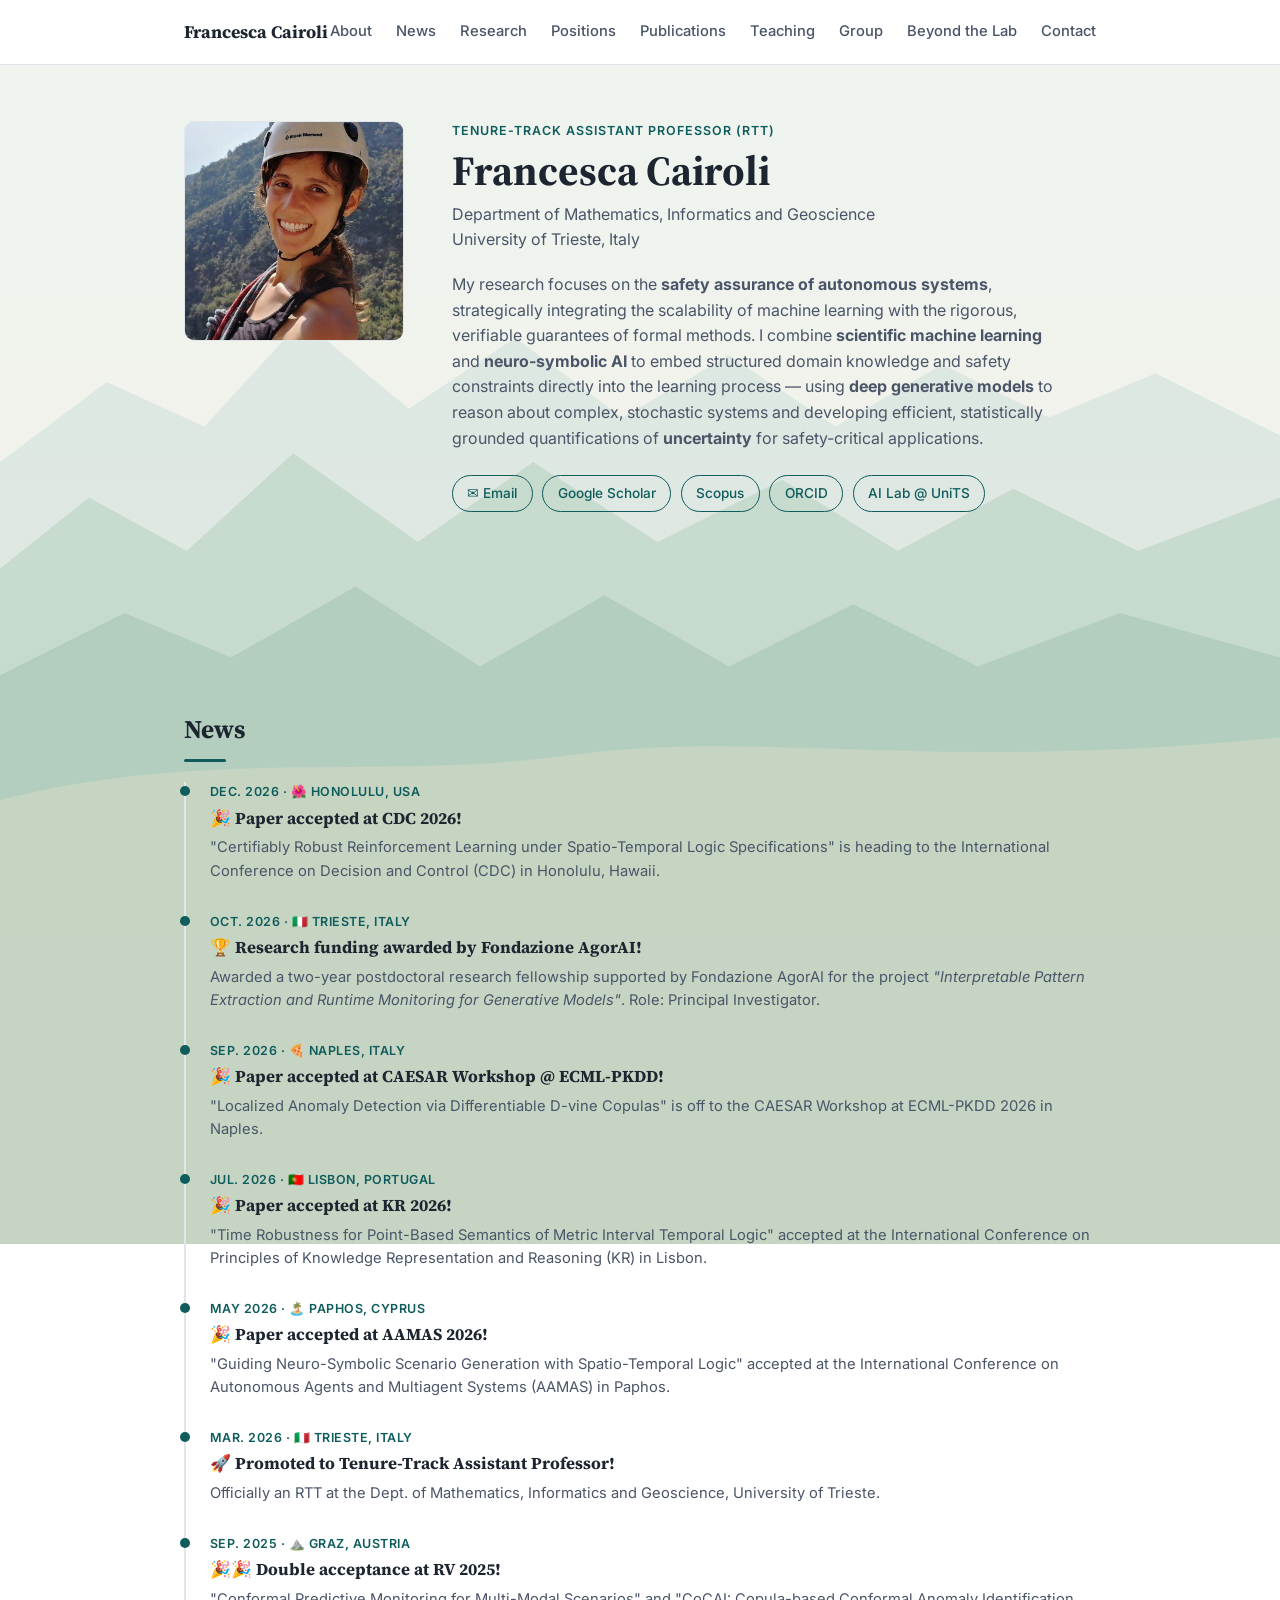
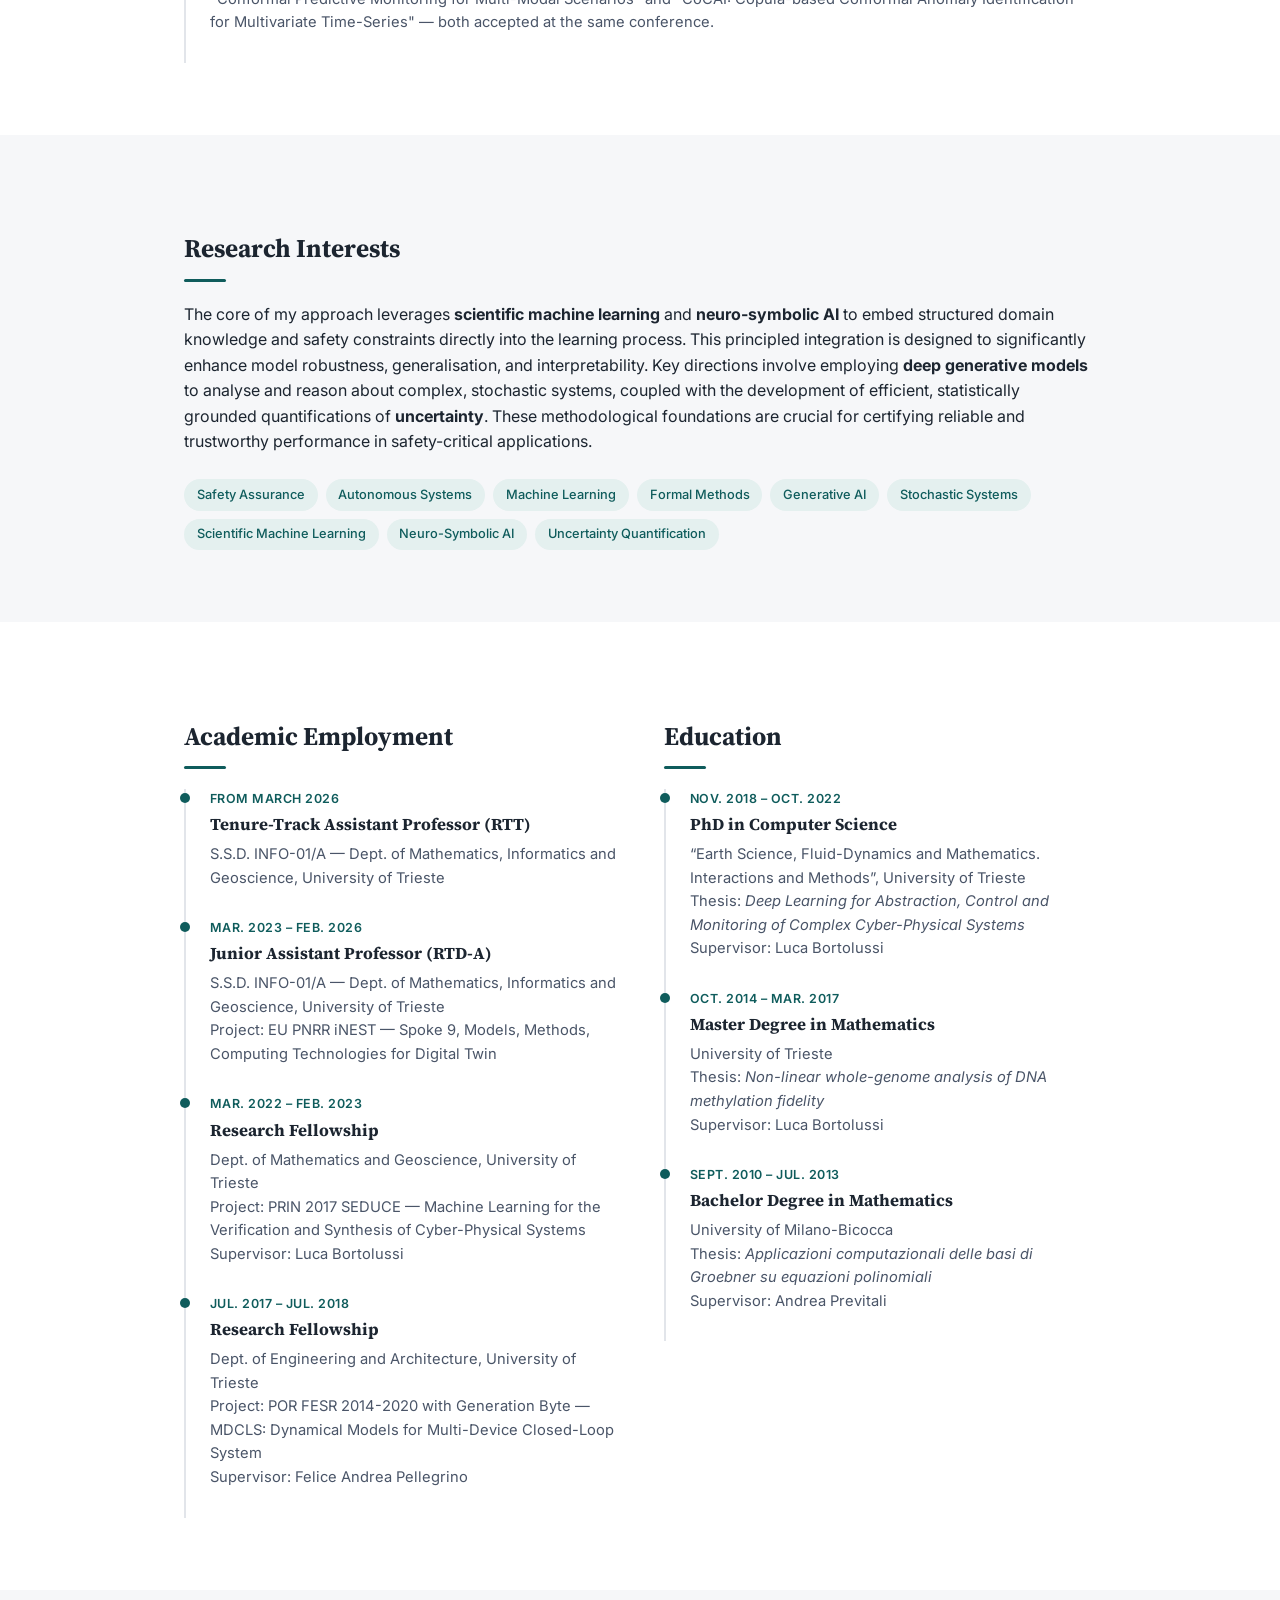
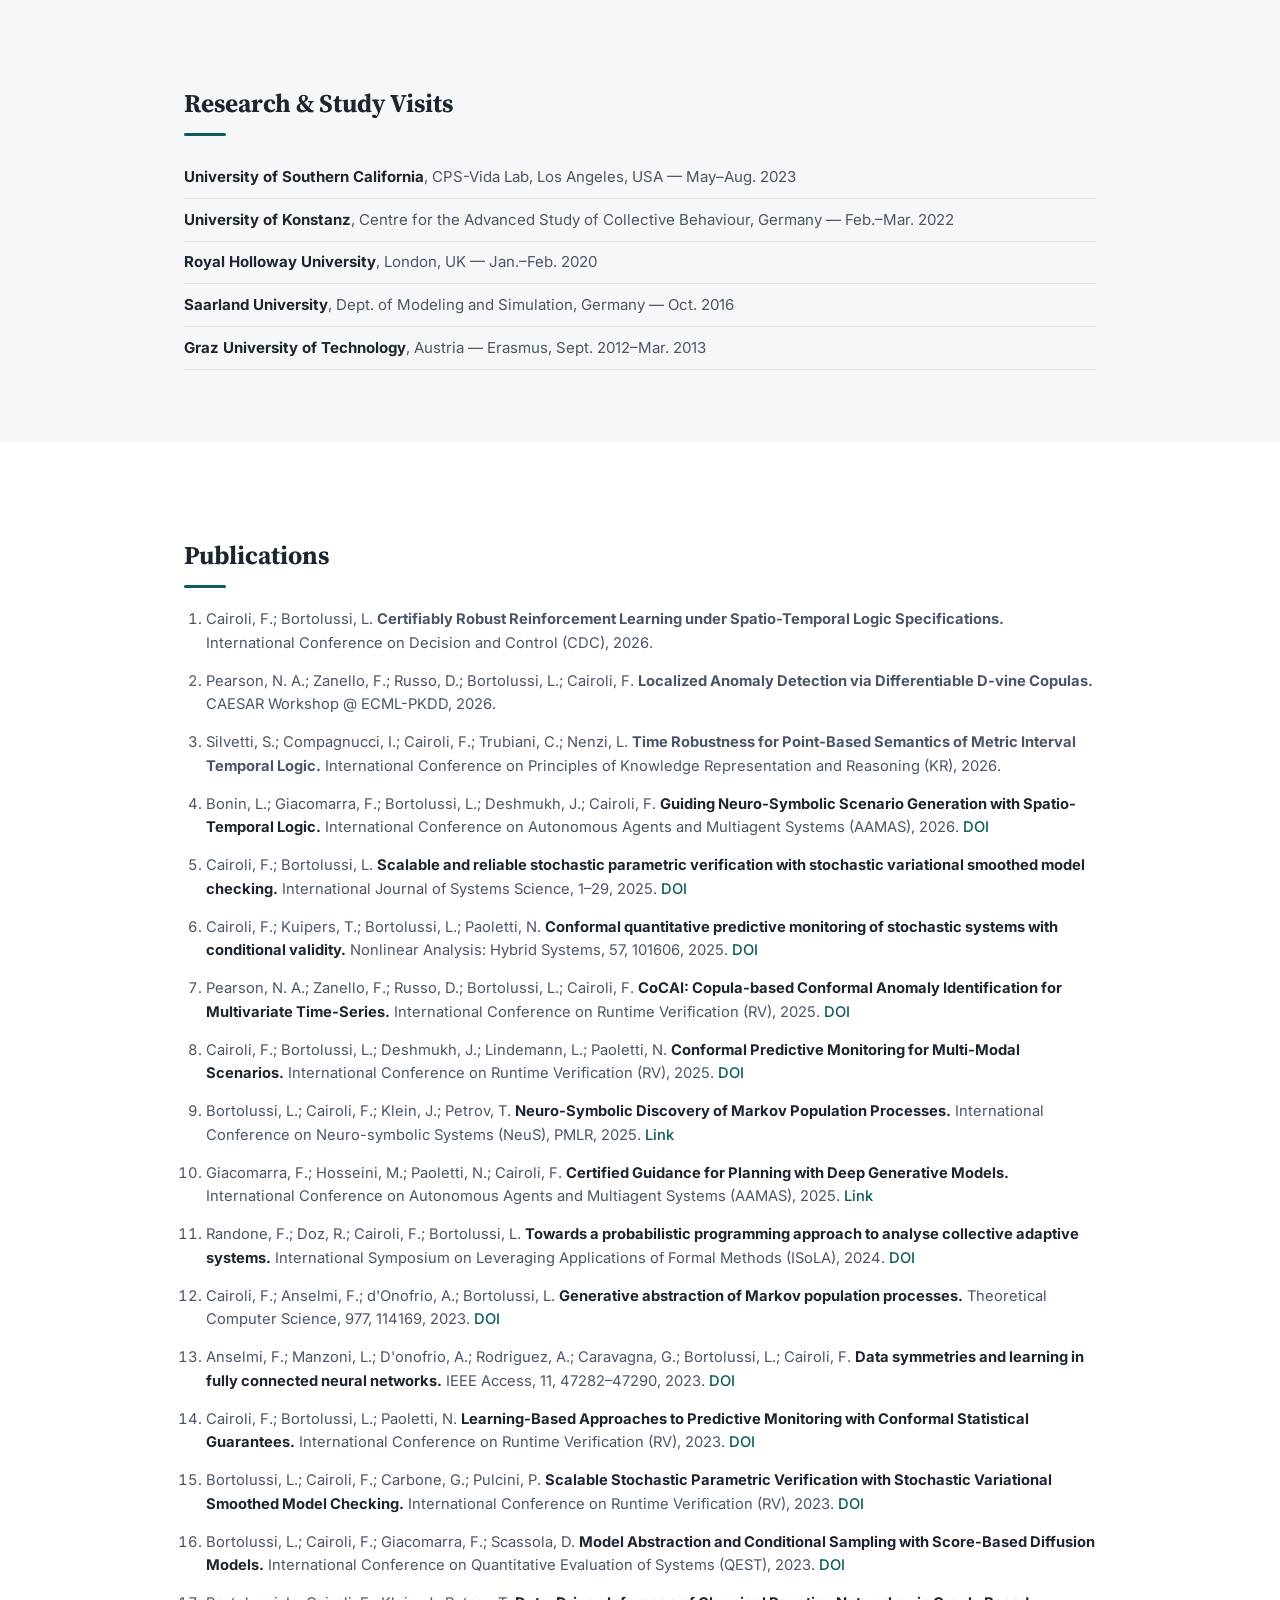
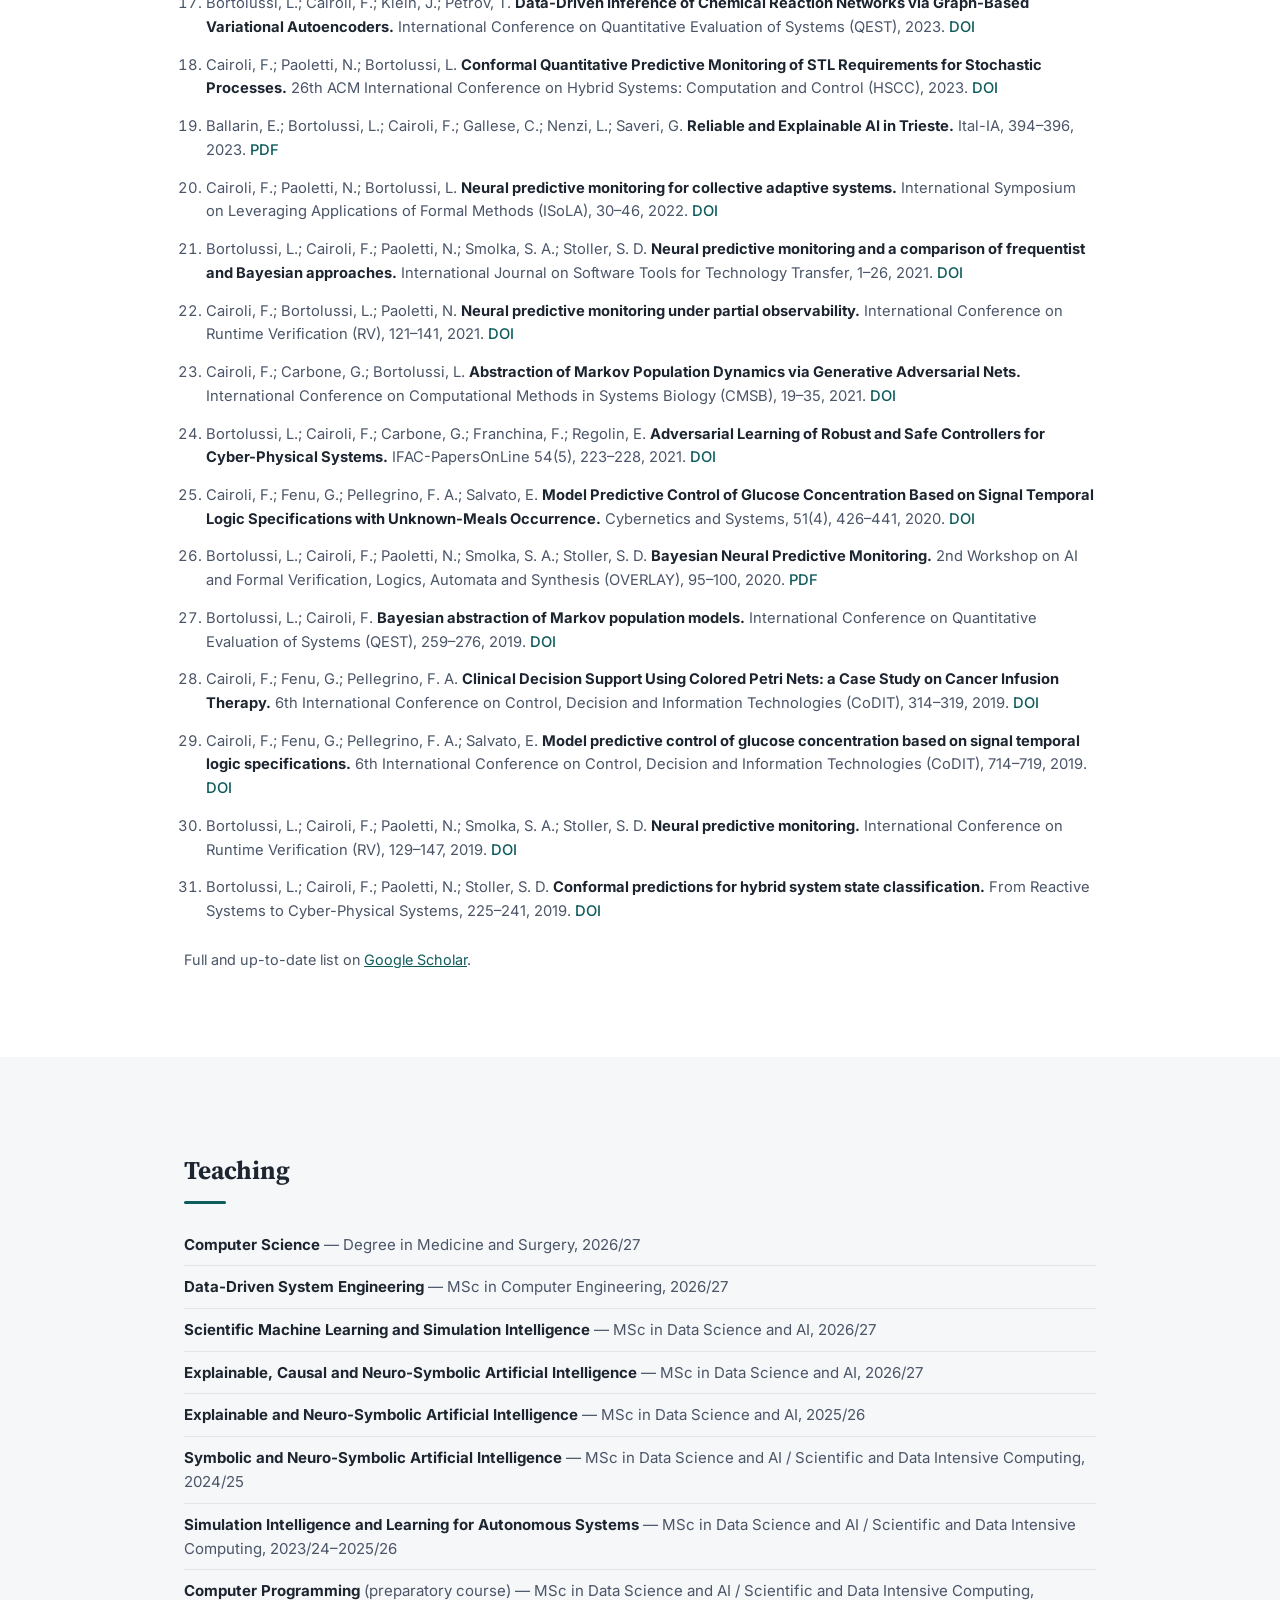
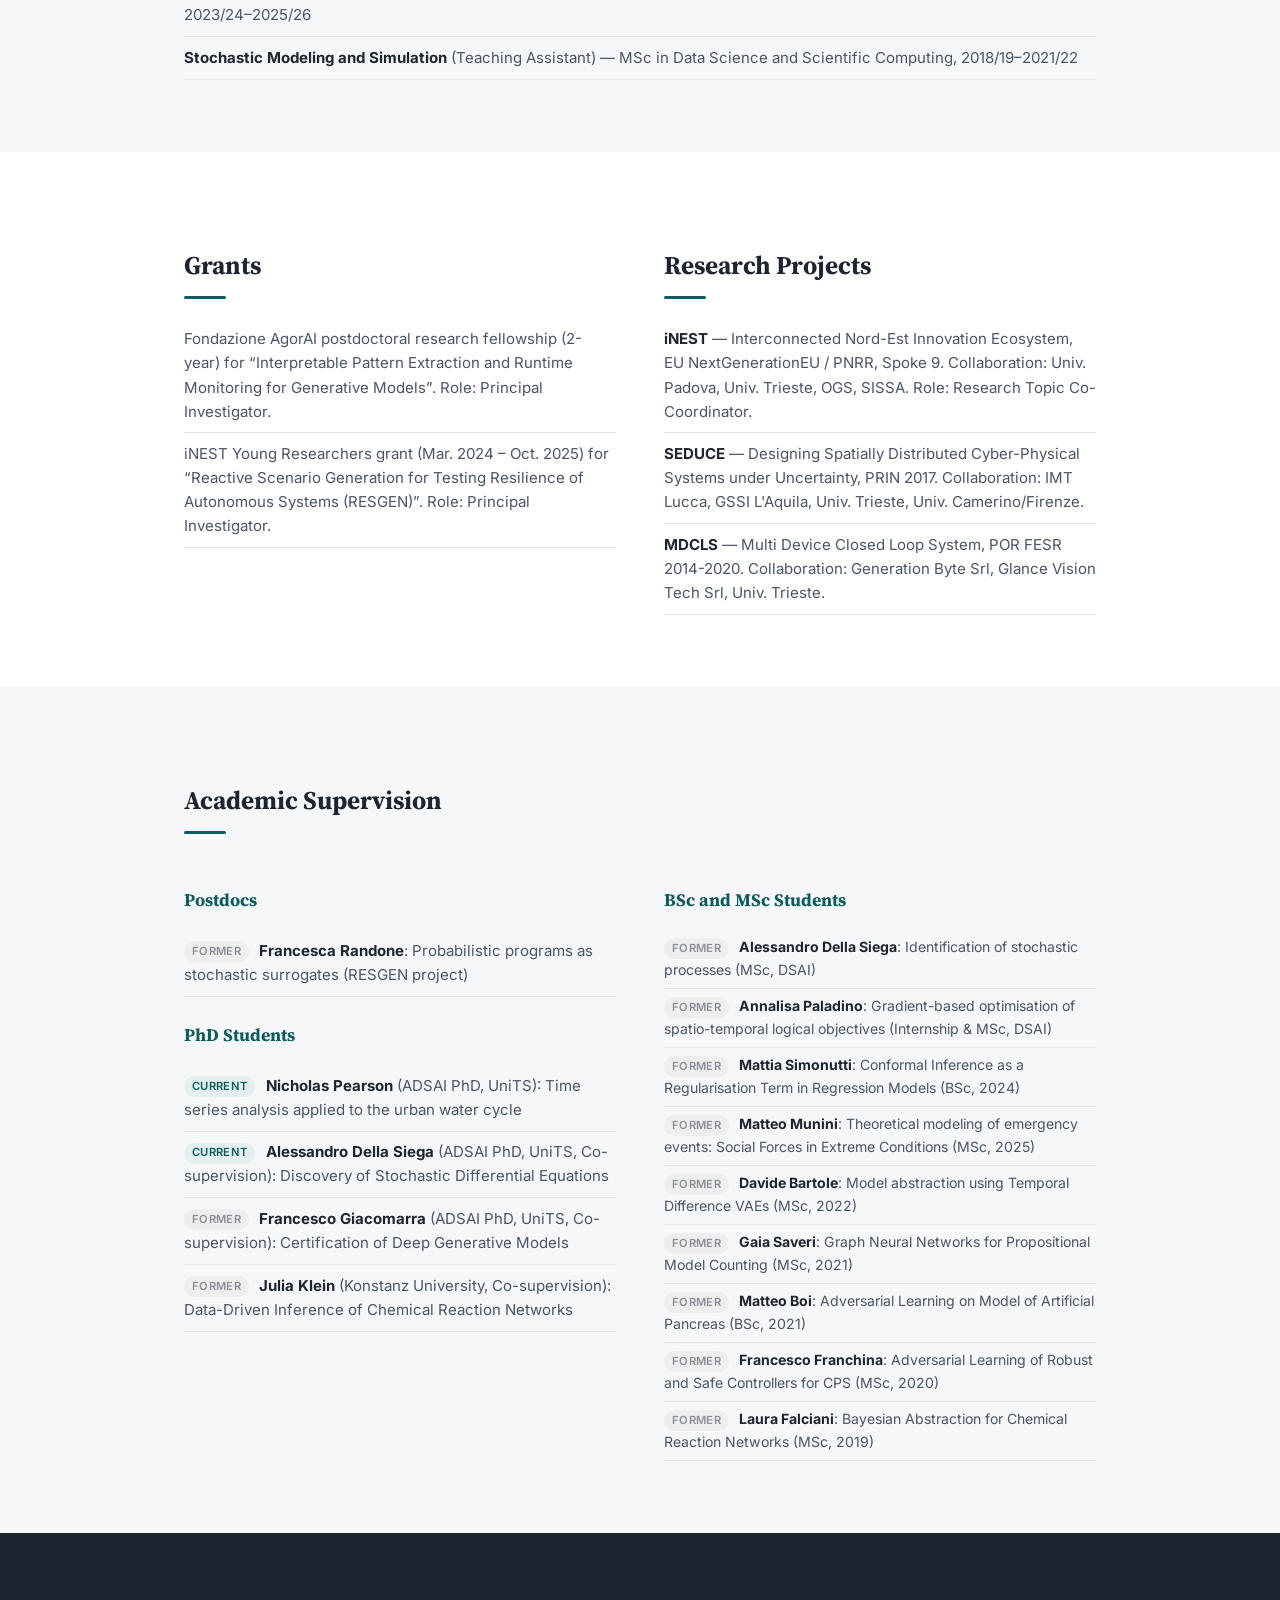
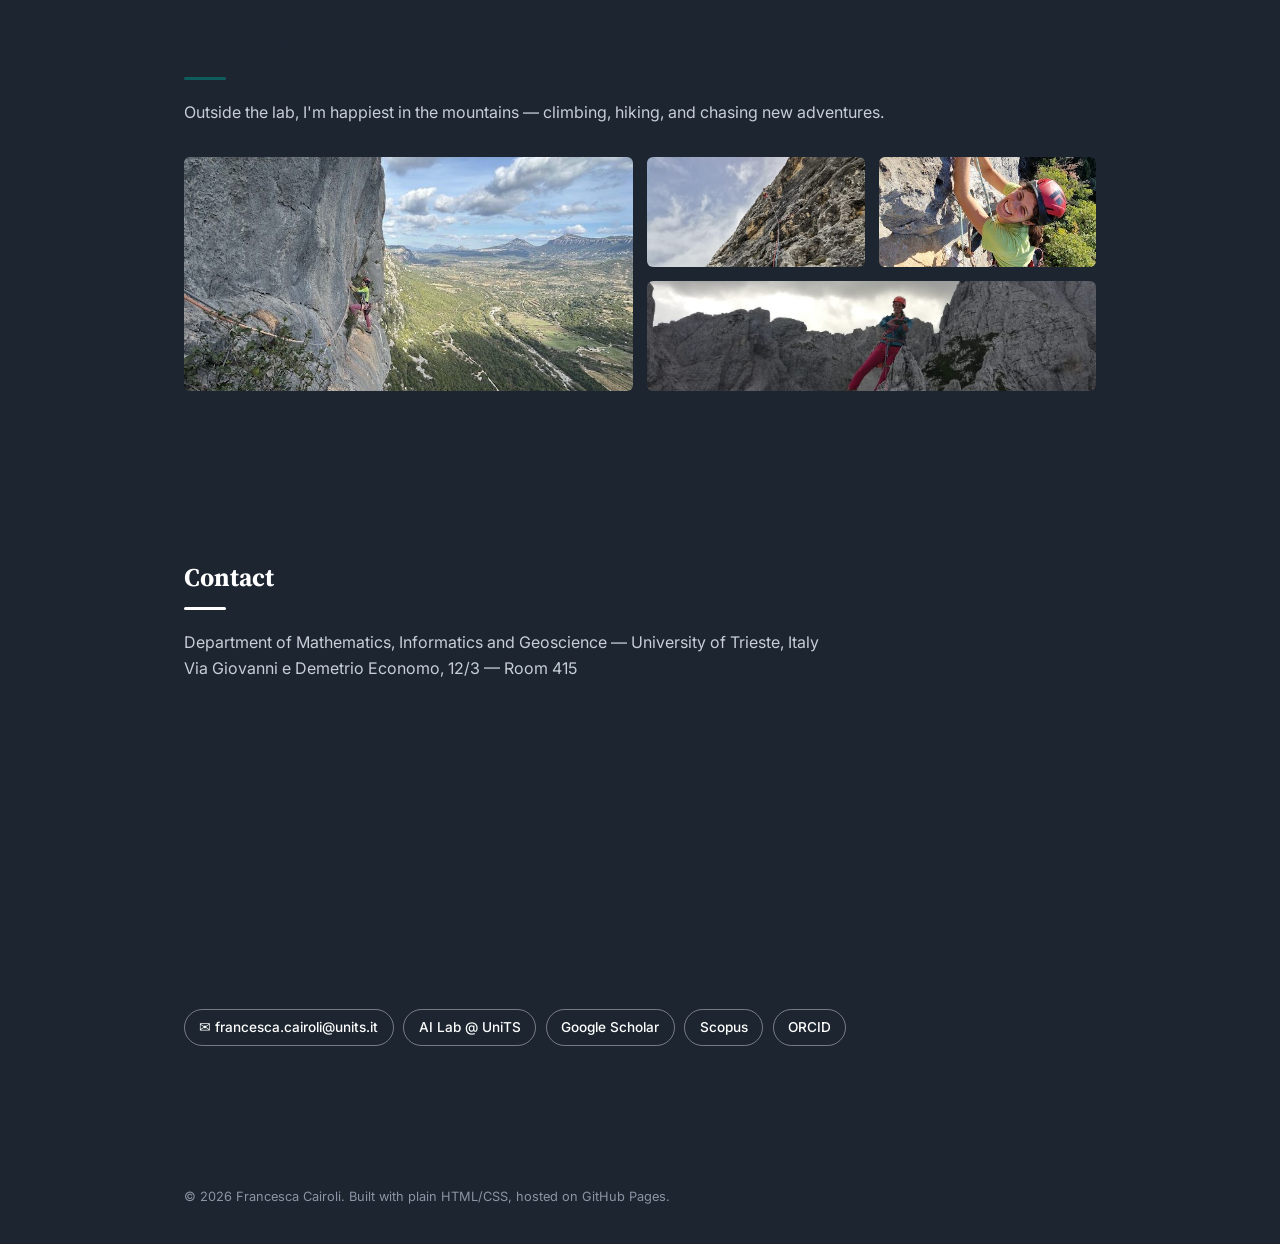
<file: index.html>
<!DOCTYPE html>
<html lang="en">
<head>
<meta charset="UTF-8">
<meta name="viewport" content="width=device-width, initial-scale=1.0">
<title>Francesca Cairoli — Tenure-Track Assistant Professor, University of Trieste</title>
<meta name="description" content="Francesca Cairoli, Tenure-Track Assistant Professor at the University of Trieste. Research on safety assurance of autonomous systems, scientific machine learning, and neuro-symbolic AI.">
<link rel="icon" href="data:,">
<link rel="preconnect" href="https://fonts.googleapis.com">
<link href="https://fonts.googleapis.com/css2?family=Source+Serif+4:wght@400;600;700&family=Inter:wght@400;500;600;700&display=swap" rel="stylesheet">
<link rel="stylesheet" href="css/style.css">
</head>
<body>

<header class="site-header">
  <div class="container header-inner">
    <a href="#top" class="brand">Francesca Cairoli</a>
    <button class="nav-toggle" id="navToggle" aria-label="Toggle navigation" aria-expanded="false">
      <span></span><span></span><span></span>
    </button>
    <nav class="site-nav" id="siteNav">
      <a href="#about">About</a>
      <a href="#news">News</a>
      <a href="#research">Research</a>
      <a href="#employment">Positions</a>
      <a href="#publications">Publications</a>
      <a href="#teaching">Teaching</a>
      <a href="#group">Group</a>
      <a href="#beyond">Beyond the Lab</a>
      <a href="#contact">Contact</a>
    </nav>
  </div>
</header>

<main id="top">

  <!-- ABOUT / HERO -->
  <section id="about" class="section hero">
    <div class="container hero-grid">
      <div class="hero-photo">
        <img src="assets/profile.jpg" alt="Portrait of Francesca Cairoli">
      </div>
      <div class="hero-text">
        <p class="eyebrow">Tenure-Track Assistant Professor (RTT)</p>
        <h1>Francesca Cairoli</h1>
        <p class="subtitle">Department of Mathematics, Informatics and Geoscience<br>University of Trieste, Italy</p>
        <p class="bio">
          My research focuses on the <strong>safety assurance of autonomous systems</strong>, strategically
          integrating the scalability of machine learning with the rigorous, verifiable guarantees of formal
          methods. I combine <strong>scientific machine learning</strong> and <strong>neuro-symbolic AI</strong>
          to embed structured domain knowledge and safety constraints directly into the learning process —
          using <strong>deep generative models</strong> to reason about complex, stochastic systems and developing efficient,
          statistically grounded quantifications of <strong>uncertainty</strong> for safety-critical applications.
        </p>
        <div class="hero-links">
          <a href="mailto:francesca.cairoli@units.it">✉ Email</a>
          <a href="https://scholar.google.it/citations?user=3s1GGlIAAAAJ&hl=it" target="_blank" rel="noopener">Google Scholar</a>
          <a href="https://www.scopus.com/authid/detail.uri?authorId=57211159271" target="_blank" rel="noopener">Scopus</a>
          <a href="https://orcid.org/0000-0002-6994-6553" target="_blank" rel="noopener">ORCID</a>
          <a href="https://ai-lab.units.it/?page_id=240" target="_blank" rel="noopener">AI Lab @ UniTS</a>
        </div>
      </div>
    </div>
  </section>

  <!-- NEWS -->
  <section id="news" class="section">
    <div class="container">
      <h2>News</h2>
      <ul class="timeline">
        <li>
          <div class="timeline-date">Dec. 2026 · 🌺 Honolulu, USA</div>
          <div class="timeline-body">
            <h3>🎉 Paper accepted at CDC 2026!</h3>
            <p>"Certifiably Robust Reinforcement Learning under Spatio-Temporal Logic Specifications" is heading to the International Conference on Decision and Control (CDC) in Honolulu, Hawaii.</p>
          </div>
        </li>
        <li>
          <div class="timeline-date">Oct. 2026 · 🇮🇹 Trieste, Italy</div>
          <div class="timeline-body">
            <h3>🏆 Research funding awarded by Fondazione AgorAI!</h3>
            <p>Awarded a two-year postdoctoral research fellowship supported by Fondazione AgorAI for the project <em>"Interpretable Pattern Extraction and Runtime Monitoring for Generative Models"</em>. Role: Principal Investigator.</p>
          </div>
        </li>
        <li>
          <div class="timeline-date">Sep. 2026 · 🍕 Naples, Italy</div>
          <div class="timeline-body">
            <h3>🎉 Paper accepted at CAESAR Workshop @ ECML-PKDD!</h3>
            <p>"Localized Anomaly Detection via Differentiable D-vine Copulas" is off to the CAESAR Workshop at ECML-PKDD 2026 in Naples.</p>
          </div>
        </li>
        <li>
          <div class="timeline-date">Jul. 2026 · 🇵🇹 Lisbon, Portugal</div>
          <div class="timeline-body">
            <h3>🎉 Paper accepted at KR 2026!</h3>
            <p>"Time Robustness for Point-Based Semantics of Metric Interval Temporal Logic" accepted at the International Conference on Principles of Knowledge Representation and Reasoning (KR) in Lisbon.</p>
          </div>
        </li>
        <li>
          <div class="timeline-date">May 2026 · 🏝️ Paphos, Cyprus</div>
          <div class="timeline-body">
            <h3>🎉 Paper accepted at AAMAS 2026!</h3>
            <p>"Guiding Neuro-Symbolic Scenario Generation with Spatio-Temporal Logic" accepted at the International Conference on Autonomous Agents and Multiagent Systems (AAMAS) in Paphos.</p>
          </div>
        </li>
        <li>
          <div class="timeline-date">Mar. 2026 · 🇮🇹 Trieste, Italy</div>
          <div class="timeline-body">
            <h3>🚀 Promoted to Tenure-Track Assistant Professor!</h3>
            <p>Officially an RTT at the Dept. of Mathematics, Informatics and Geoscience, University of Trieste.</p>
          </div>
        </li>
        <li>
          <div class="timeline-date">Sep. 2025 · ⛰️ Graz, Austria</div>
          <div class="timeline-body">
            <h3>🎉🎉 Double acceptance at RV 2025!</h3>
            <p>"Conformal Predictive Monitoring for Multi-Modal Scenarios" and "CoCAI: Copula-based Conformal Anomaly Identification for Multivariate Time-Series" — both accepted at the same conference.</p>
          </div>
        </li>
      </ul>
    </div>
  </section>

  <!-- RESEARCH -->
  <section id="research" class="section alt">
    <div class="container">
      <h2>Research Interests</h2>
      <p>
        The core of my approach leverages <strong>scientific machine learning</strong> and <strong>neuro-symbolic AI</strong> to embed
        structured domain knowledge and safety constraints directly into the learning process. This principled
        integration is designed to significantly enhance model robustness, generalisation, and interpretability.
        Key directions involve employing <strong>deep generative models</strong> to analyse and reason about complex, stochastic
        systems, coupled with the development of efficient, statistically grounded quantifications of <strong>uncertainty</strong>.
        These methodological foundations are crucial for certifying reliable and trustworthy performance in
        safety-critical applications.
      </p>
      <div class="tags">
        <span>Safety Assurance</span><span>Autonomous Systems</span><span>Machine Learning</span>
        <span>Formal Methods</span><span>Generative AI</span><span>Stochastic Systems</span>
        <span>Scientific Machine Learning</span><span>Neuro-Symbolic AI</span><span>Uncertainty Quantification</span>
      </div>
    </div>
  </section>

  <!-- EMPLOYMENT & EDUCATION -->
  <section id="employment" class="section">
    <div class="container two-col">
      <div>
        <h2>Academic Employment</h2>
        <ul class="timeline">
          <li>
            <div class="timeline-date">From March 2026</div>
            <div class="timeline-body">
              <h3>Tenure-Track Assistant Professor (RTT)</h3>
              <p>S.S.D. INFO-01/A — Dept. of Mathematics, Informatics and Geoscience, University of Trieste</p>
            </div>
          </li>
          <li>
            <div class="timeline-date">Mar. 2023 – Feb. 2026</div>
            <div class="timeline-body">
              <h3>Junior Assistant Professor (RTD-A)</h3>
              <p>S.S.D. INFO-01/A — Dept. of Mathematics, Informatics and Geoscience, University of Trieste<br>
              Project: EU PNRR iNEST — Spoke 9, Models, Methods, Computing Technologies for Digital Twin</p>
            </div>
          </li>
          <li>
            <div class="timeline-date">Mar. 2022 – Feb. 2023</div>
            <div class="timeline-body">
              <h3>Research Fellowship</h3>
              <p>Dept. of Mathematics and Geoscience, University of Trieste<br>
              Project: PRIN 2017 SEDUCE — Machine Learning for the Verification and Synthesis of Cyber-Physical Systems<br>
              Supervisor: Luca Bortolussi</p>
            </div>
          </li>
          <li>
            <div class="timeline-date">Jul. 2017 – Jul. 2018</div>
            <div class="timeline-body">
              <h3>Research Fellowship</h3>
              <p>Dept. of Engineering and Architecture, University of Trieste<br>
              Project: POR FESR 2014-2020 with Generation Byte — MDCLS: Dynamical Models for Multi-Device Closed-Loop System<br>
              Supervisor: Felice Andrea Pellegrino</p>
            </div>
          </li>
        </ul>
      </div>
      <div>
        <h2>Education</h2>
        <ul class="timeline">
          <li>
            <div class="timeline-date">Nov. 2018 – Oct. 2022</div>
            <div class="timeline-body">
              <h3>PhD in Computer Science</h3>
              <p>“Earth Science, Fluid-Dynamics and Mathematics. Interactions and Methods”, University of Trieste<br>
              Thesis: <em>Deep Learning for Abstraction, Control and Monitoring of Complex Cyber-Physical Systems</em><br>
              Supervisor: Luca Bortolussi</p>
            </div>
          </li>
          <li>
            <div class="timeline-date">Oct. 2014 – Mar. 2017</div>
            <div class="timeline-body">
              <h3>Master Degree in Mathematics</h3>
              <p>University of Trieste<br>
              Thesis: <em>Non-linear whole-genome analysis of DNA methylation fidelity</em><br>
              Supervisor: Luca Bortolussi</p>
            </div>
          </li>
          <li>
            <div class="timeline-date">Sept. 2010 – Jul. 2013</div>
            <div class="timeline-body">
              <h3>Bachelor Degree in Mathematics</h3>
              <p>University of Milano-Bicocca<br>
              Thesis: <em>Applicazioni computazionali delle basi di Groebner su equazioni polinomiali</em><br>
              Supervisor: Andrea Previtali</p>
            </div>
          </li>
        </ul>
      </div>
    </div>
  </section>

  <!-- RESEARCH VISITS -->
  <section class="section alt">
    <div class="container">
      <h2>Research &amp; Study Visits</h2>
      <ul class="plain-list">
        <li><strong>University of Southern California</strong>, CPS-Vida Lab, Los Angeles, USA — May–Aug. 2023</li>
        <li><strong>University of Konstanz</strong>, Centre for the Advanced Study of Collective Behaviour, Germany — Feb.–Mar. 2022</li>
        <li><strong>Royal Holloway University</strong>, London, UK — Jan.–Feb. 2020</li>
        <li><strong>Saarland University</strong>, Dept. of Modeling and Simulation, Germany — Oct. 2016</li>
        <li><strong>Graz University of Technology</strong>, Austria — Erasmus, Sept. 2012–Mar. 2013</li>
      </ul>
    </div>
  </section>

  <!-- PUBLICATIONS -->
  <section id="publications" class="section">
    <div class="container">
      <h2>Publications</h2>

      <ol class="pub-list">
        <li>Cairoli, F.; Bortolussi, L. <strong>Certifiably Robust Reinforcement Learning under Spatio-Temporal Logic Specifications.</strong> International Conference on Decision and Control (CDC), 2026.</li>
        <li>Pearson, N. A.; Zanello, F.; Russo, D.; Bortolussi, L.; Cairoli, F. <strong>Localized Anomaly Detection via Differentiable D-vine Copulas.</strong> CAESAR Workshop @ ECML-PKDD, 2026.</li>
        <li>Silvetti, S.; Compagnucci, I.; Cairoli, F.; Trubiani, C.; Nenzi, L. <strong>Time Robustness for Point-Based Semantics of Metric Interval Temporal Logic.</strong> International Conference on Principles of Knowledge Representation and Reasoning (KR), 2026.</li>
        <li>Bonin, L.; Giacomarra, F.; Bortolussi, L.; Deshmukh, J.; Cairoli, F. <a class="pub-title-link" href="https://doi.org/10.65109/JCRA2597" target="_blank" rel="noopener"><strong>Guiding Neuro-Symbolic Scenario Generation with Spatio-Temporal Logic.</strong></a> International Conference on Autonomous Agents and Multiagent Systems (AAMAS), 2026. <a href="https://doi.org/10.65109/JCRA2597" target="_blank" rel="noopener">DOI</a></li>
        <li>Cairoli, F.; Bortolussi, L. <a class="pub-title-link" href="https://doi.org/10.1080/00207721.2025.2490618" target="_blank" rel="noopener"><strong>Scalable and reliable stochastic parametric verification with stochastic variational smoothed model checking.</strong></a> International Journal of Systems Science, 1–29, 2025. <a href="https://doi.org/10.1080/00207721.2025.2490618" target="_blank" rel="noopener">DOI</a></li>
        <li>Cairoli, F.; Kuipers, T.; Bortolussi, L.; Paoletti, N. <a class="pub-title-link" href="https://doi.org/10.1016/j.nahs.2025.101606" target="_blank" rel="noopener"><strong>Conformal quantitative predictive monitoring of stochastic systems with conditional validity.</strong></a> Nonlinear Analysis: Hybrid Systems, 57, 101606, 2025. <a href="https://doi.org/10.1016/j.nahs.2025.101606" target="_blank" rel="noopener">DOI</a></li>
        <li>Pearson, N. A.; Zanello, F.; Russo, D.; Bortolussi, L.; Cairoli, F. <a class="pub-title-link" href="https://doi.org/10.1007/978-3-032-05435-7_17" target="_blank" rel="noopener"><strong>CoCAI: Copula-based Conformal Anomaly Identification for Multivariate Time-Series.</strong></a> International Conference on Runtime Verification (RV), 2025. <a href="https://doi.org/10.1007/978-3-032-05435-7_17" target="_blank" rel="noopener">DOI</a></li>
        <li>Cairoli, F.; Bortolussi, L.; Deshmukh, J.; Lindemann, L.; Paoletti, N. <a class="pub-title-link" href="https://doi.org/10.1007/978-3-032-05435-7_19" target="_blank" rel="noopener"><strong>Conformal Predictive Monitoring for Multi-Modal Scenarios.</strong></a> International Conference on Runtime Verification (RV), 2025. <a href="https://doi.org/10.1007/978-3-032-05435-7_19" target="_blank" rel="noopener">DOI</a></li>
        <li>Bortolussi, L.; Cairoli, F.; Klein, J.; Petrov, T. <a class="pub-title-link" href="https://proceedings.mlr.press/v288/bortolussi25a.html" target="_blank" rel="noopener"><strong>Neuro-Symbolic Discovery of Markov Population Processes.</strong></a> International Conference on Neuro-symbolic Systems (NeuS), PMLR, 2025. <a href="https://proceedings.mlr.press/v288/bortolussi25a.html" target="_blank" rel="noopener">Link</a></li>
        <li>Giacomarra, F.; Hosseini, M.; Paoletti, N.; Cairoli, F. <a class="pub-title-link" href="https://dl.acm.org/doi/10.5555/3709347.3743606" target="_blank" rel="noopener"><strong>Certified Guidance for Planning with Deep Generative Models.</strong></a> International Conference on Autonomous Agents and Multiagent Systems (AAMAS), 2025. <a href="https://dl.acm.org/doi/10.5555/3709347.3743606" target="_blank" rel="noopener">Link</a></li>
        <li>Randone, F.; Doz, R.; Cairoli, F.; Bortolussi, L. <a class="pub-title-link" href="https://doi.org/10.1007/978-3-031-73709-1_11" target="_blank" rel="noopener"><strong>Towards a probabilistic programming approach to analyse collective adaptive systems.</strong></a> International Symposium on Leveraging Applications of Formal Methods (ISoLA), 2024. <a href="https://doi.org/10.1007/978-3-031-73709-1_11" target="_blank" rel="noopener">DOI</a></li>
        <li>Cairoli, F.; Anselmi, F.; d'Onofrio, A.; Bortolussi, L. <a class="pub-title-link" href="https://doi.org/10.1016/j.tcs.2023.114169" target="_blank" rel="noopener"><strong>Generative abstraction of Markov population processes.</strong></a> Theoretical Computer Science, 977, 114169, 2023. <a href="https://doi.org/10.1016/j.tcs.2023.114169" target="_blank" rel="noopener">DOI</a></li>
        <li>Anselmi, F.; Manzoni, L.; D'onofrio, A.; Rodriguez, A.; Caravagna, G.; Bortolussi, L.; Cairoli, F. <a class="pub-title-link" href="https://doi.org/10.1109/ACCESS.2023.3274938" target="_blank" rel="noopener"><strong>Data symmetries and learning in fully connected neural networks.</strong></a> IEEE Access, 11, 47282–47290, 2023. <a href="https://doi.org/10.1109/ACCESS.2023.3274938" target="_blank" rel="noopener">DOI</a></li>
        <li>Cairoli, F.; Bortolussi, L.; Paoletti, N. <a class="pub-title-link" href="https://doi.org/10.1007/978-3-031-44267-4_26" target="_blank" rel="noopener"><strong>Learning-Based Approaches to Predictive Monitoring with Conformal Statistical Guarantees.</strong></a> International Conference on Runtime Verification (RV), 2023. <a href="https://doi.org/10.1007/978-3-031-44267-4_26" target="_blank" rel="noopener">DOI</a></li>
        <li>Bortolussi, L.; Cairoli, F.; Carbone, G.; Pulcini, P. <a class="pub-title-link" href="https://doi.org/10.1007/978-3-031-44267-4_3" target="_blank" rel="noopener"><strong>Scalable Stochastic Parametric Verification with Stochastic Variational Smoothed Model Checking.</strong></a> International Conference on Runtime Verification (RV), 2023. <a href="https://doi.org/10.1007/978-3-031-44267-4_3" target="_blank" rel="noopener">DOI</a></li>
        <li>Bortolussi, L.; Cairoli, F.; Giacomarra, F.; Scassola, D. <a class="pub-title-link" href="https://doi.org/10.1007/978-3-031-43835-6_21" target="_blank" rel="noopener"><strong>Model Abstraction and Conditional Sampling with Score-Based Diffusion Models.</strong></a> International Conference on Quantitative Evaluation of Systems (QEST), 2023. <a href="https://doi.org/10.1007/978-3-031-43835-6_21" target="_blank" rel="noopener">DOI</a></li>
        <li>Bortolussi, L.; Cairoli, F.; Klein, J.; Petrov, T. <a class="pub-title-link" href="https://doi.org/10.1007/978-3-031-43835-6_10" target="_blank" rel="noopener"><strong>Data-Driven Inference of Chemical Reaction Networks via Graph-Based Variational Autoencoders.</strong></a> International Conference on Quantitative Evaluation of Systems (QEST), 2023. <a href="https://doi.org/10.1007/978-3-031-43835-6_10" target="_blank" rel="noopener">DOI</a></li>
        <li>Cairoli, F.; Paoletti, N.; Bortolussi, L. <a class="pub-title-link" href="https://doi.org/10.1145/3575870.3587113" target="_blank" rel="noopener"><strong>Conformal Quantitative Predictive Monitoring of STL Requirements for Stochastic Processes.</strong></a> 26th ACM International Conference on Hybrid Systems: Computation and Control (HSCC), 2023. <a href="https://doi.org/10.1145/3575870.3587113" target="_blank" rel="noopener">DOI</a></li>
        <li>Ballarin, E.; Bortolussi, L.; Cairoli, F.; Gallese, C.; Nenzi, L.; Saveri, G. <a class="pub-title-link" href="https://ceur-ws.org/Vol-3486/26.pdf" target="_blank" rel="noopener"><strong>Reliable and Explainable AI in Trieste.</strong></a> Ital-IA, 394–396, 2023. <a href="https://ceur-ws.org/Vol-3486/26.pdf" target="_blank" rel="noopener">PDF</a></li>
        <li>Cairoli, F.; Paoletti, N.; Bortolussi, L. <a class="pub-title-link" href="https://doi.org/10.1007/978-3-031-19759-8_3" target="_blank" rel="noopener"><strong>Neural predictive monitoring for collective adaptive systems.</strong></a> International Symposium on Leveraging Applications of Formal Methods (ISoLA), 30–46, 2022. <a href="https://doi.org/10.1007/978-3-031-19759-8_3" target="_blank" rel="noopener">DOI</a></li>
        <li>Bortolussi, L.; Cairoli, F.; Paoletti, N.; Smolka, S. A.; Stoller, S. D. <a class="pub-title-link" href="https://doi.org/10.1007/s10009-021-00623-1" target="_blank" rel="noopener"><strong>Neural predictive monitoring and a comparison of frequentist and Bayesian approaches.</strong></a> International Journal on Software Tools for Technology Transfer, 1–26, 2021. <a href="https://doi.org/10.1007/s10009-021-00623-1" target="_blank" rel="noopener">DOI</a></li>
        <li>Cairoli, F.; Bortolussi, L.; Paoletti, N. <a class="pub-title-link" href="https://doi.org/10.1007/978-3-030-88494-9_7" target="_blank" rel="noopener"><strong>Neural predictive monitoring under partial observability.</strong></a> International Conference on Runtime Verification (RV), 121–141, 2021. <a href="https://doi.org/10.1007/978-3-030-88494-9_7" target="_blank" rel="noopener">DOI</a></li>
        <li>Cairoli, F.; Carbone, G.; Bortolussi, L. <a class="pub-title-link" href="https://doi.org/10.1007/978-3-030-85633-5_2" target="_blank" rel="noopener"><strong>Abstraction of Markov Population Dynamics via Generative Adversarial Nets.</strong></a> International Conference on Computational Methods in Systems Biology (CMSB), 19–35, 2021. <a href="https://doi.org/10.1007/978-3-030-85633-5_2" target="_blank" rel="noopener">DOI</a></li>
        <li>Bortolussi, L.; Cairoli, F.; Carbone, G.; Franchina, F.; Regolin, E. <a class="pub-title-link" href="https://doi.org/10.1016/j.ifacol.2021.08.502" target="_blank" rel="noopener"><strong>Adversarial Learning of Robust and Safe Controllers for Cyber-Physical Systems.</strong></a> IFAC-PapersOnLine 54(5), 223–228, 2021. <a href="https://doi.org/10.1016/j.ifacol.2021.08.502" target="_blank" rel="noopener">DOI</a></li>
        <li>Cairoli, F.; Fenu, G.; Pellegrino, F. A.; Salvato, E. <a class="pub-title-link" href="https://doi.org/10.1080/01969722.2020.1758463" target="_blank" rel="noopener"><strong>Model Predictive Control of Glucose Concentration Based on Signal Temporal Logic Specifications with Unknown-Meals Occurrence.</strong></a> Cybernetics and Systems, 51(4), 426–441, 2020. <a href="https://doi.org/10.1080/01969722.2020.1758463" target="_blank" rel="noopener">DOI</a></li>
        <li>Bortolussi, L.; Cairoli, F.; Paoletti, N.; Smolka, S. A.; Stoller, S. D. <a class="pub-title-link" href="https://ceur-ws.org/Vol-2785/paper16.pdf" target="_blank" rel="noopener"><strong>Bayesian Neural Predictive Monitoring.</strong></a> 2nd Workshop on AI and Formal Verification, Logics, Automata and Synthesis (OVERLAY), 95–100, 2020. <a href="https://ceur-ws.org/Vol-2785/paper16.pdf" target="_blank" rel="noopener">PDF</a></li>
        <li>Bortolussi, L.; Cairoli, F. <a class="pub-title-link" href="https://doi.org/10.1007/978-3-030-30281-8_15" target="_blank" rel="noopener"><strong>Bayesian abstraction of Markov population models.</strong></a> International Conference on Quantitative Evaluation of Systems (QEST), 259–276, 2019. <a href="https://doi.org/10.1007/978-3-030-30281-8_15" target="_blank" rel="noopener">DOI</a></li>
        <li>Cairoli, F.; Fenu, G.; Pellegrino, F. A. <a class="pub-title-link" href="https://doi.org/10.1109/CoDIT.2019.8820456" target="_blank" rel="noopener"><strong>Clinical Decision Support Using Colored Petri Nets: a Case Study on Cancer Infusion Therapy.</strong></a> 6th International Conference on Control, Decision and Information Technologies (CoDIT), 314–319, 2019. <a href="https://doi.org/10.1109/CoDIT.2019.8820456" target="_blank" rel="noopener">DOI</a></li>
        <li>Cairoli, F.; Fenu, G.; Pellegrino, F. A.; Salvato, E. <a class="pub-title-link" href="https://doi.org/10.1109/CoDIT.2019.8820492" target="_blank" rel="noopener"><strong>Model predictive control of glucose concentration based on signal temporal logic specifications.</strong></a> 6th International Conference on Control, Decision and Information Technologies (CoDIT), 714–719, 2019. <a href="https://doi.org/10.1109/CoDIT.2019.8820492" target="_blank" rel="noopener">DOI</a></li>
        <li>Bortolussi, L.; Cairoli, F.; Paoletti, N.; Smolka, S. A.; Stoller, S. D. <a class="pub-title-link" href="https://doi.org/10.1007/978-3-030-32079-9_8" target="_blank" rel="noopener"><strong>Neural predictive monitoring.</strong></a> International Conference on Runtime Verification (RV), 129–147, 2019. <a href="https://doi.org/10.1007/978-3-030-32079-9_8" target="_blank" rel="noopener">DOI</a></li>
        <li>Bortolussi, L.; Cairoli, F.; Paoletti, N.; Stoller, S. D. <a class="pub-title-link" href="https://doi.org/10.1007/978-3-030-31514-6_13" target="_blank" rel="noopener"><strong>Conformal predictions for hybrid system state classification.</strong></a> From Reactive Systems to Cyber-Physical Systems, 225–241, 2019. <a href="https://doi.org/10.1007/978-3-030-31514-6_13" target="_blank" rel="noopener">DOI</a></li>
      </ol>

      <p class="pub-more">Full and up-to-date list on <a href="https://scholar.google.it/citations?user=3s1GGlIAAAAJ&hl=it" target="_blank" rel="noopener">Google Scholar</a>.</p>
    </div>
  </section>

  <!-- TEACHING -->
  <section id="teaching" class="section alt">
    <div class="container">
      <h2>Teaching</h2>
      <ul class="plain-list">
        <li><strong>Computer Science</strong> — Degree in Medicine and Surgery, 2026/27</li>
        <li><strong>Data-Driven System Engineering</strong> — MSc in Computer Engineering, 2026/27</li>
        <li><strong>Scientific Machine Learning and Simulation Intelligence</strong> — MSc in Data Science and AI, 2026/27</li>
        <li><strong>Explainable, Causal and Neuro-Symbolic Artificial Intelligence</strong> — MSc in Data Science and AI, 2026/27</li>
        <li><strong>Explainable and Neuro-Symbolic Artificial Intelligence</strong> — MSc in Data Science and AI, 2025/26</li>
        <li><strong>Symbolic and Neuro-Symbolic Artificial Intelligence</strong> — MSc in Data Science and AI / Scientific and Data Intensive Computing, 2024/25</li>
        <li><strong>Simulation Intelligence and Learning for Autonomous Systems</strong> — MSc in Data Science and AI / Scientific and Data Intensive Computing, 2023/24–2025/26</li>
        <li><strong>Computer Programming</strong> (preparatory course) — MSc in Data Science and AI / Scientific and Data Intensive Computing, 2023/24–2025/26</li>
        <li><strong>Stochastic Modeling and Simulation</strong> (Teaching Assistant) — MSc in Data Science and Scientific Computing, 2018/19–2021/22</li>
      </ul>
    </div>
  </section>

  <!-- GRANTS & PROJECTS -->
  <section class="section">
    <div class="container two-col">
      <div>
        <h2>Grants</h2>
        <ul class="plain-list">
          <li>Fondazione AgorAI postdoctoral research fellowship (2-year) for “Interpretable Pattern Extraction and Runtime Monitoring for Generative Models”. Role: Principal Investigator.</li>
          <li>iNEST Young Researchers grant (Mar. 2024 – Oct. 2025) for “Reactive Scenario Generation for Testing Resilience of Autonomous Systems (RESGEN)”. Role: Principal Investigator.</li>
        </ul>
      </div>
      <div>
        <h2>Research Projects</h2>
        <ul class="plain-list">
          <li><strong>iNEST</strong> — Interconnected Nord-Est Innovation Ecosystem, EU NextGenerationEU / PNRR, Spoke 9. Collaboration: Univ. Padova, Univ. Trieste, OGS, SISSA. Role: Research Topic Co-Coordinator.</li>
          <li><strong>SEDUCE</strong> — Designing Spatially Distributed Cyber-Physical Systems under Uncertainty, PRIN 2017. Collaboration: IMT Lucca, GSSI L'Aquila, Univ. Trieste, Univ. Camerino/Firenze.</li>
          <li><strong>MDCLS</strong> — Multi Device Closed Loop System, POR FESR 2014-2020. Collaboration: Generation Byte Srl, Glance Vision Tech Srl, Univ. Trieste.</li>
        </ul>
      </div>
    </div>
  </section>

  <!-- GROUP / SUPERVISION -->
  <section id="group" class="section alt">
    <div class="container">
      <h2>Academic Supervision</h2>
      <div class="two-col">
        <div>
          <h3 class="pub-subhead">Postdocs</h3>
          <ul class="plain-list">
            <li class="student-former"><span class="student-status">Former</span> <strong>Francesca Randone</strong>: Probabilistic programs as stochastic surrogates (RESGEN project)</li>
          </ul>
          <h3 class="pub-subhead" style="margin-top:1.5rem">PhD Students</h3>
          <ul class="plain-list">
            <li class="student-current"><span class="student-status">Current</span> <strong>Nicholas Pearson</strong> (ADSAI PhD, UniTS): Time series analysis applied to the urban water cycle</li>
            <li class="student-current"><span class="student-status">Current</span> <strong>Alessandro Della Siega</strong> (ADSAI PhD, UniTS, Co-supervision): Discovery of Stochastic Differential Equations</li>
            <li class="student-former"><span class="student-status">Former</span> <strong>Francesco Giacomarra</strong> (ADSAI PhD, UniTS, Co-supervision): Certification of Deep Generative Models</li>
            <li class="student-former"><span class="student-status">Former</span> <strong>Julia Klein</strong> (Konstanz University, Co-supervision): Data-Driven Inference of Chemical Reaction Networks</li>
          </ul>
        </div>
        <div>
          <h3 class="pub-subhead">BSc and MSc Students</h3>
          <ul class="plain-list compact">
            <li class="student-former"><span class="student-status">Former</span> <strong>Alessandro Della Siega</strong>: Identification of stochastic processes (MSc, DSAI)</li>
            <li class="student-former"><span class="student-status">Former</span> <strong>Annalisa Paladino</strong>: Gradient-based optimisation of spatio-temporal logical objectives (Internship &amp; MSc, DSAI)</li>
            <li class="student-former"><span class="student-status">Former</span> <strong>Mattia Simonutti</strong>: Conformal Inference as a Regularisation Term in Regression Models (BSc, 2024)</li>
            <li class="student-former"><span class="student-status">Former</span> <strong>Matteo Munini</strong>: Theoretical modeling of emergency events: Social Forces in Extreme Conditions (MSc, 2025)</li>
            <li class="student-former"><span class="student-status">Former</span> <strong>Davide Bartole</strong>: Model abstraction using Temporal Difference VAEs (MSc, 2022)</li>
            <li class="student-former"><span class="student-status">Former</span> <strong>Gaia Saveri</strong>: Graph Neural Networks for Propositional Model Counting (MSc, 2021)</li>
            <li class="student-former"><span class="student-status">Former</span> <strong>Matteo Boi</strong>: Adversarial Learning on Model of Artificial Pancreas (BSc, 2021)</li>
            <li class="student-former"><span class="student-status">Former</span> <strong>Francesco Franchina</strong>: Adversarial Learning of Robust and Safe Controllers for CPS (MSc, 2020)</li>
            <li class="student-former"><span class="student-status">Former</span> <strong>Laura Falciani</strong>: Bayesian Abstraction for Chemical Reaction Networks (MSc, 2019)</li>
          </ul>
        </div>
      </div>
    </div>
  </section>

  <!-- BEYOND THE LAB -->
  <section id="beyond" class="section beyond-section">
    <div class="container">
      <h2 class="light-heading">Beyond the Lab</h2>
      <p class="beyond-intro">Outside the lab, I'm happiest in the mountains — climbing, hiking, and chasing new adventures.</p>
      <div class="gallery">
        <div class="gallery-item large">
          <img src="assets/climb-1.jpg" alt="Traversing a rock face above a green valley">
        </div>
        <div class="gallery-item">
          <img src="assets/climb-2.jpg" alt="Climbing rope against a rock wall">
        </div>
        <div class="gallery-item">
          <img src="assets/climb-4.jpg" alt="Reaching for the next hold while climbing">
        </div>
        <div class="gallery-item wide">
          <img src="assets/climb-3.jpg" alt="Standing on a mountain ridge summit">
        </div>
      </div>
    </div>
  </section>

  <!-- CONTACT -->
  <section id="contact" class="section contact-section">
    <div class="container">
      <h2>Contact</h2>
      <p>Department of Mathematics, Informatics and Geoscience — University of Trieste, Italy<br>
      Via Giovanni e Demetrio Economo, 12/3 — Room 415</p>
      <div class="map-embed">
        <iframe
          src="https://www.google.com/maps?q=Via+Giovanni+e+Demetrio+Economo+12,+Trieste,+Italy&output=embed"
          width="100%" height="280" style="border:0" allowfullscreen="" loading="lazy"
          referrerpolicy="no-referrer-when-downgrade" title="Office location map"></iframe>
      </div>
      <div class="hero-links">
        <a href="mailto:francesca.cairoli@units.it">✉ francesca.cairoli@units.it</a>
        <a href="https://ai-lab.units.it/?page_id=240" target="_blank" rel="noopener">AI Lab @ UniTS</a>
        <a href="https://scholar.google.it/citations?user=3s1GGlIAAAAJ&hl=it" target="_blank" rel="noopener">Google Scholar</a>
        <a href="https://www.scopus.com/authid/detail.uri?authorId=57211159271" target="_blank" rel="noopener">Scopus</a>
        <a href="https://orcid.org/0000-0002-6994-6553" target="_blank" rel="noopener">ORCID</a>
      </div>
    </div>
  </section>

</main>

<footer class="site-footer">
  <div class="container">
    <p>© <span id="year"></span> Francesca Cairoli. Built with plain HTML/CSS, hosted on GitHub Pages.</p>
  </div>
</footer>

<script src="js/script.js"></script>
</body>
</html>
</file>
<file: css/style.css>
:root {
  --ink: #1c2530;
  --ink-soft: #4a5568;
  --paper: #ffffff;
  --paper-alt: #f6f7f9;
  --accent: #0f5c5c;
  --accent-soft: #e4f0ef;
  --border: #e2e5ea;
  --serif: 'Source Serif 4', Georgia, serif;
  --sans: 'Inter', -apple-system, BlinkMacSystemFont, 'Segoe UI', sans-serif;
  --max: 960px;
}

* { box-sizing: border-box; }

html { scroll-behavior: smooth; }

body {
  margin: 0;
  font-family: var(--sans);
  color: var(--ink);
  background: var(--paper) url("../assets/mountains-bg.svg") center top / cover no-repeat fixed;
  line-height: 1.6;
  -webkit-font-smoothing: antialiased;
}

.container {
  max-width: var(--max);
  margin: 0 auto;
  padding: 0 1.5rem;
}

/* Header */
.site-header {
  position: sticky;
  top: 0;
  z-index: 50;
  background: rgba(255,255,255,0.92);
  backdrop-filter: blur(6px);
  border-bottom: 1px solid var(--border);
}

.header-inner {
  display: flex;
  align-items: center;
  justify-content: space-between;
  height: 64px;
}

.brand {
  font-family: var(--serif);
  font-weight: 700;
  font-size: 1.1rem;
  color: var(--ink);
  text-decoration: none;
}

.site-nav {
  display: flex;
  gap: 1.5rem;
}

.site-nav a {
  color: var(--ink-soft);
  text-decoration: none;
  font-size: 0.92rem;
  font-weight: 500;
  transition: color 0.15s;
}

.site-nav a:hover { color: var(--accent); }

.nav-toggle {
  display: none;
  flex-direction: column;
  gap: 5px;
  background: none;
  border: none;
  cursor: pointer;
  padding: 8px;
}

.nav-toggle span {
  width: 22px;
  height: 2px;
  background: var(--ink);
  display: block;
}

/* Sections */
.section {
  padding: 4.5rem 0;
}

.section.alt {
  background: var(--paper-alt);
}

.section h2 {
  font-family: var(--serif);
  font-size: 1.6rem;
  margin-bottom: 1.25rem;
  color: var(--ink);
}

.section h2::after {
  content: "";
  display: block;
  width: 42px;
  height: 3px;
  background: var(--accent);
  margin-top: 0.6rem;
  border-radius: 2px;
}

.two-col {
  display: grid;
  grid-template-columns: 1fr 1fr;
  gap: 3rem;
}

/* Hero */
.hero { padding-top: 3.5rem; }

.hero-grid {
  display: grid;
  grid-template-columns: 220px 1fr;
  gap: 3rem;
  align-items: start;
}

.hero-photo img {
  width: 100%;
  border-radius: 10px;
  border: 1px solid var(--border);
  object-fit: cover;
  aspect-ratio: 1 / 1;
}

.eyebrow {
  text-transform: uppercase;
  letter-spacing: 0.08em;
  font-size: 0.78rem;
  font-weight: 600;
  color: var(--accent);
  margin: 0 0 0.4rem;
}

.hero-text h1 {
  font-family: var(--serif);
  font-size: 2.6rem;
  margin: 0 0 0.4rem;
  line-height: 1.15;
}

.subtitle {
  color: var(--ink-soft);
  margin: 0 0 1.2rem;
  font-size: 1rem;
}

.bio {
  max-width: 62ch;
  color: var(--ink-soft);
  margin-bottom: 1.5rem;
}

.hero-links {
  display: flex;
  flex-wrap: wrap;
  gap: 0.6rem;
  margin-bottom: 2rem;
}

.hero-links a {
  font-size: 0.85rem;
  font-weight: 500;
  color: var(--accent);
  text-decoration: none;
  border: 1px solid var(--accent);
  padding: 0.4rem 0.9rem;
  border-radius: 999px;
  transition: background 0.15s, color 0.15s;
}

.hero-links a:hover {
  background: var(--accent);
  color: #fff;
}

.metrics {
  display: flex;
  gap: 2.5rem;
}

.metrics > div {
  display: flex;
  flex-direction: column;
}

.metric-num {
  font-family: var(--serif);
  font-size: 1.7rem;
  font-weight: 700;
  color: var(--accent);
}

.metric-label {
  font-size: 0.78rem;
  color: var(--ink-soft);
}

/* Tags */
.tags {
  display: flex;
  flex-wrap: wrap;
  gap: 0.5rem;
  margin-top: 1.5rem;
}

.tags span {
  background: var(--accent-soft);
  color: var(--accent);
  padding: 0.35rem 0.8rem;
  border-radius: 999px;
  font-size: 0.8rem;
  font-weight: 500;
}

/* Timeline */
.timeline {
  list-style: none;
  padding: 0;
  margin: 0;
  border-left: 2px solid var(--border);
}

.timeline li {
  position: relative;
  padding: 0 0 1.75rem 1.5rem;
}

.timeline li::before {
  content: "";
  position: absolute;
  left: -6px;
  top: 4px;
  width: 10px;
  height: 10px;
  border-radius: 50%;
  background: var(--accent);
}

.timeline-date {
  font-size: 0.78rem;
  font-weight: 600;
  color: var(--accent);
  text-transform: uppercase;
  letter-spacing: 0.04em;
  margin-bottom: 0.2rem;
}

.timeline-body h3 {
  font-family: var(--serif);
  font-size: 1.05rem;
  margin: 0 0 0.25rem;
}

.timeline-body p {
  margin: 0;
  color: var(--ink-soft);
  font-size: 0.92rem;
}

/* Plain lists */
.plain-list {
  list-style: none;
  padding: 0;
  margin: 0;
}

.plain-list li {
  padding: 0.55rem 0;
  border-bottom: 1px solid var(--border);
  font-size: 0.94rem;
  color: var(--ink-soft);
}

.plain-list li strong { color: var(--ink); }

.plain-list.compact li { padding: 0.4rem 0; font-size: 0.88rem; }

.student-status {
  display: inline-block;
  font-size: 0.7rem;
  font-weight: 600;
  letter-spacing: 0.03em;
  text-transform: uppercase;
  padding: 0.1rem 0.5rem;
  border-radius: 999px;
  margin-right: 0.4rem;
  vertical-align: middle;
}

.student-current .student-status,
.student-status-current {
  background: var(--accent-soft);
  color: var(--accent);
}

.student-former .student-status,
.student-status-former {
  background: #eee;
  color: #8a8f98;
}

.reviewer-list {
  font-size: 0.92rem;
  color: var(--ink-soft);
}

/* Publications */
.pub-subhead {
  font-family: var(--serif);
  font-size: 1.1rem;
  margin: 2rem 0 1rem;
  color: var(--accent);
}

.pub-list {
  padding-left: 1.4rem;
  margin: 0;
}

.pub-list li {
  margin-bottom: 0.9rem;
  font-size: 0.92rem;
  color: var(--ink-soft);
}

.pub-list a {
  color: var(--accent);
  text-decoration: none;
  font-weight: 500;
  white-space: nowrap;
}

.pub-list a:hover { text-decoration: underline; }

.pub-list a.pub-title-link {
  color: var(--ink);
  white-space: normal;
  font-weight: inherit;
}

.pub-list a.pub-title-link:hover {
  color: var(--accent);
  text-decoration: underline;
}

.pub-more {
  margin-top: 1.5rem;
  font-size: 0.9rem;
  color: var(--ink-soft);
}

.pub-more a { color: var(--accent); }

/* Beyond the Lab */
.beyond-section {
  background: var(--ink);
  color: #fff;
}

.light-heading { color: #fff; }
.light-heading::after { background: var(--accent); }

.beyond-intro {
  color: #c7ced6;
  margin-bottom: 2rem;
}

.bio-personal {
  color: var(--ink-soft);
  font-style: italic;
}

.gallery {
  display: grid;
  grid-template-columns: repeat(4, 1fr);
  grid-auto-rows: 110px;
  gap: 14px;
}

.gallery-item {
  overflow: hidden;
  border-radius: 6px;
  background: #000;
}

.gallery-item img {
  width: 100%;
  height: 100%;
  object-fit: cover;
  display: block;
  transition: transform 0.35s ease;
}

.gallery-item:hover img {
  transform: scale(1.06);
}

.gallery-item.large {
  grid-column: span 2;
  grid-row: span 2;
}

.gallery-item.wide {
  grid-column: span 2;
}

@media (max-width: 800px) {
  .gallery {
    grid-template-columns: repeat(2, 1fr);
    grid-auto-rows: 100px;
  }
  .gallery-item.large { grid-column: span 2; grid-row: span 2; }
  .gallery-item.wide { grid-column: span 2; }
}

/* Contact */
.contact-section {
  background: var(--ink);
  color: #fff;
}

.contact-section h2 { color: #fff; }
.contact-section h2::after { background: #fff; }
.contact-section p { color: #c7ced6; }

.contact-section .hero-links a {
  color: #fff;
  border-color: rgba(255,255,255,0.4);
}

.contact-section .hero-links a:hover {
  background: #fff;
  color: var(--ink);
}

.map-embed {
  margin: 1.5rem 0;
  border-radius: 10px;
  overflow: hidden;
}

.map-embed iframe {
  display: block;
}

/* Footer */
.site-footer {
  padding: 1.5rem 0;
  background: var(--ink);
  color: #8b95a3;
  font-size: 0.8rem;
}

/* Responsive */
@media (max-width: 800px) {
  .two-col { grid-template-columns: 1fr; gap: 2.5rem; }
  .hero-grid { grid-template-columns: 1fr; }
  .hero-photo { max-width: 180px; }
  .hero-text h1 { font-size: 2.1rem; }

  .nav-toggle { display: flex; }

  .site-nav {
    position: absolute;
    top: 64px;
    left: 0;
    right: 0;
    background: #fff;
    border-bottom: 1px solid var(--border);
    flex-direction: column;
    padding: 1rem 1.5rem;
    gap: 0.9rem;
    display: none;
  }

  .site-nav.open { display: flex; }
}
</file>
